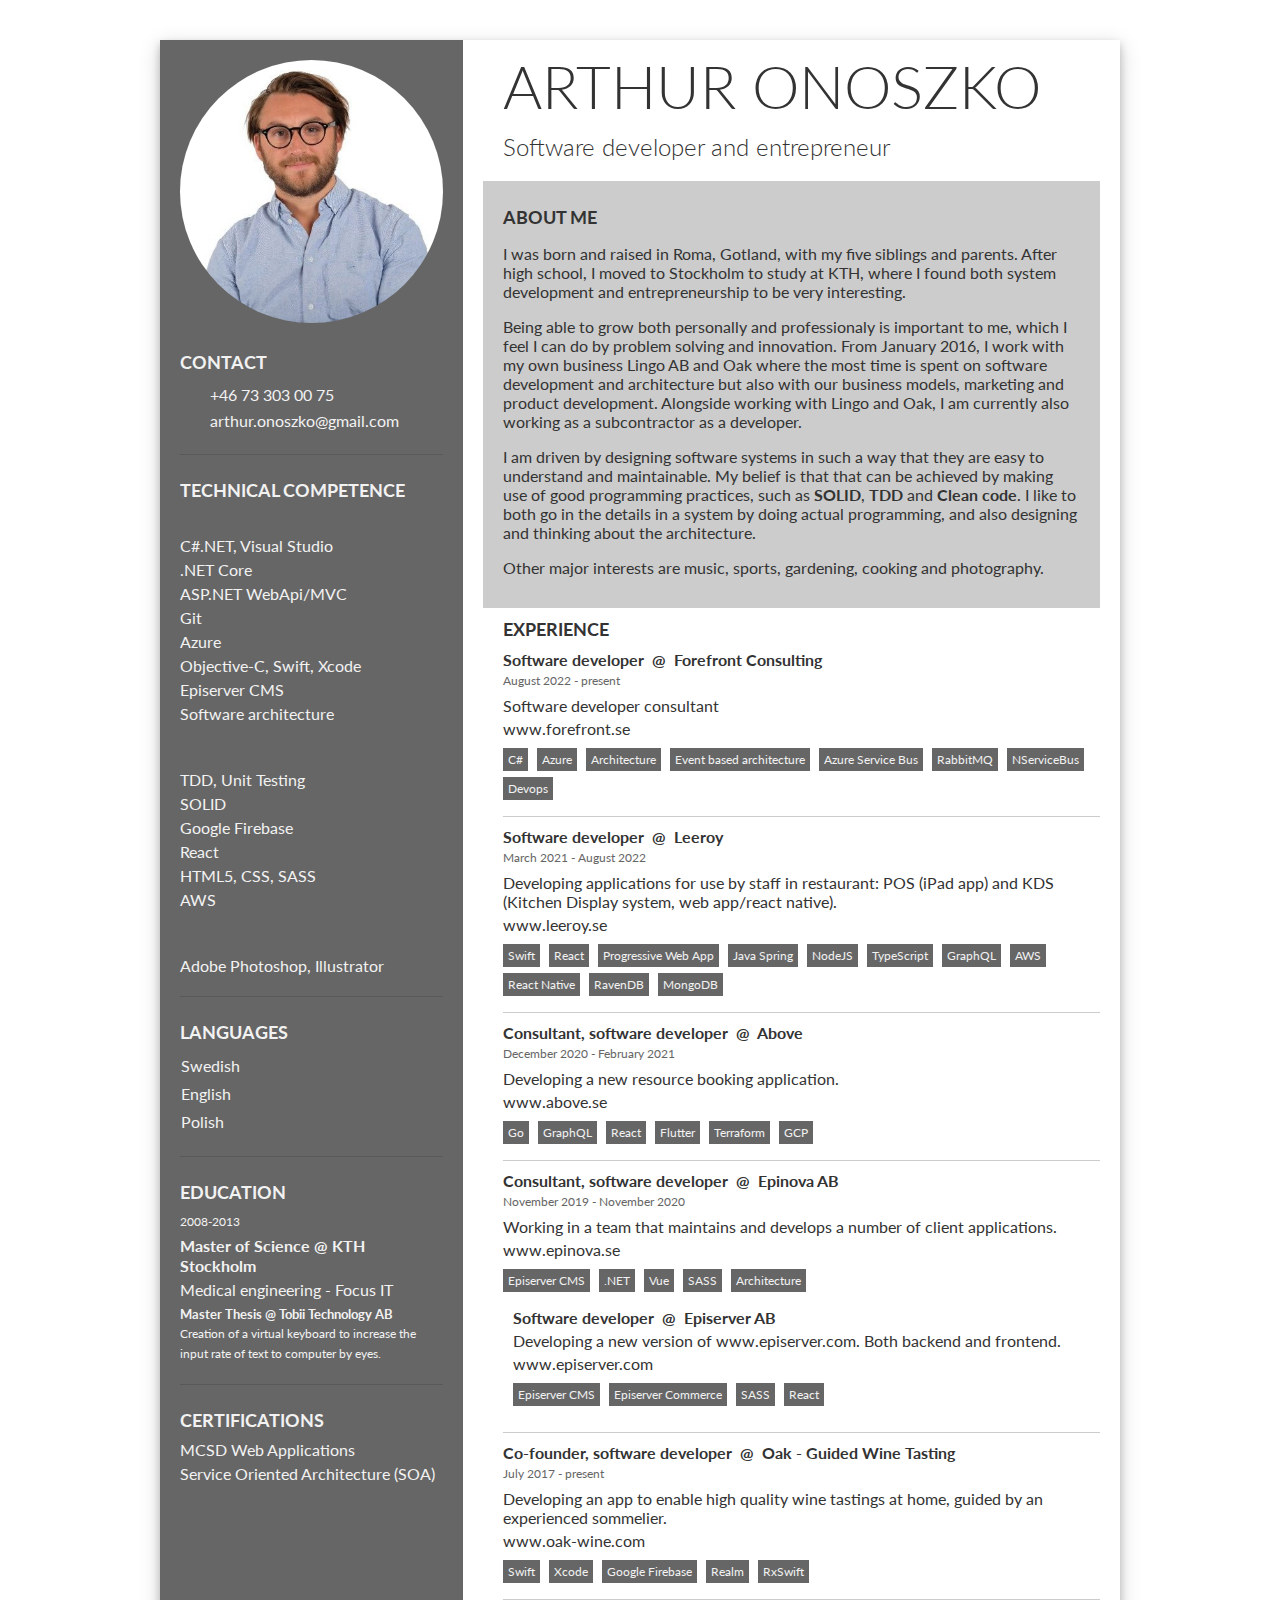
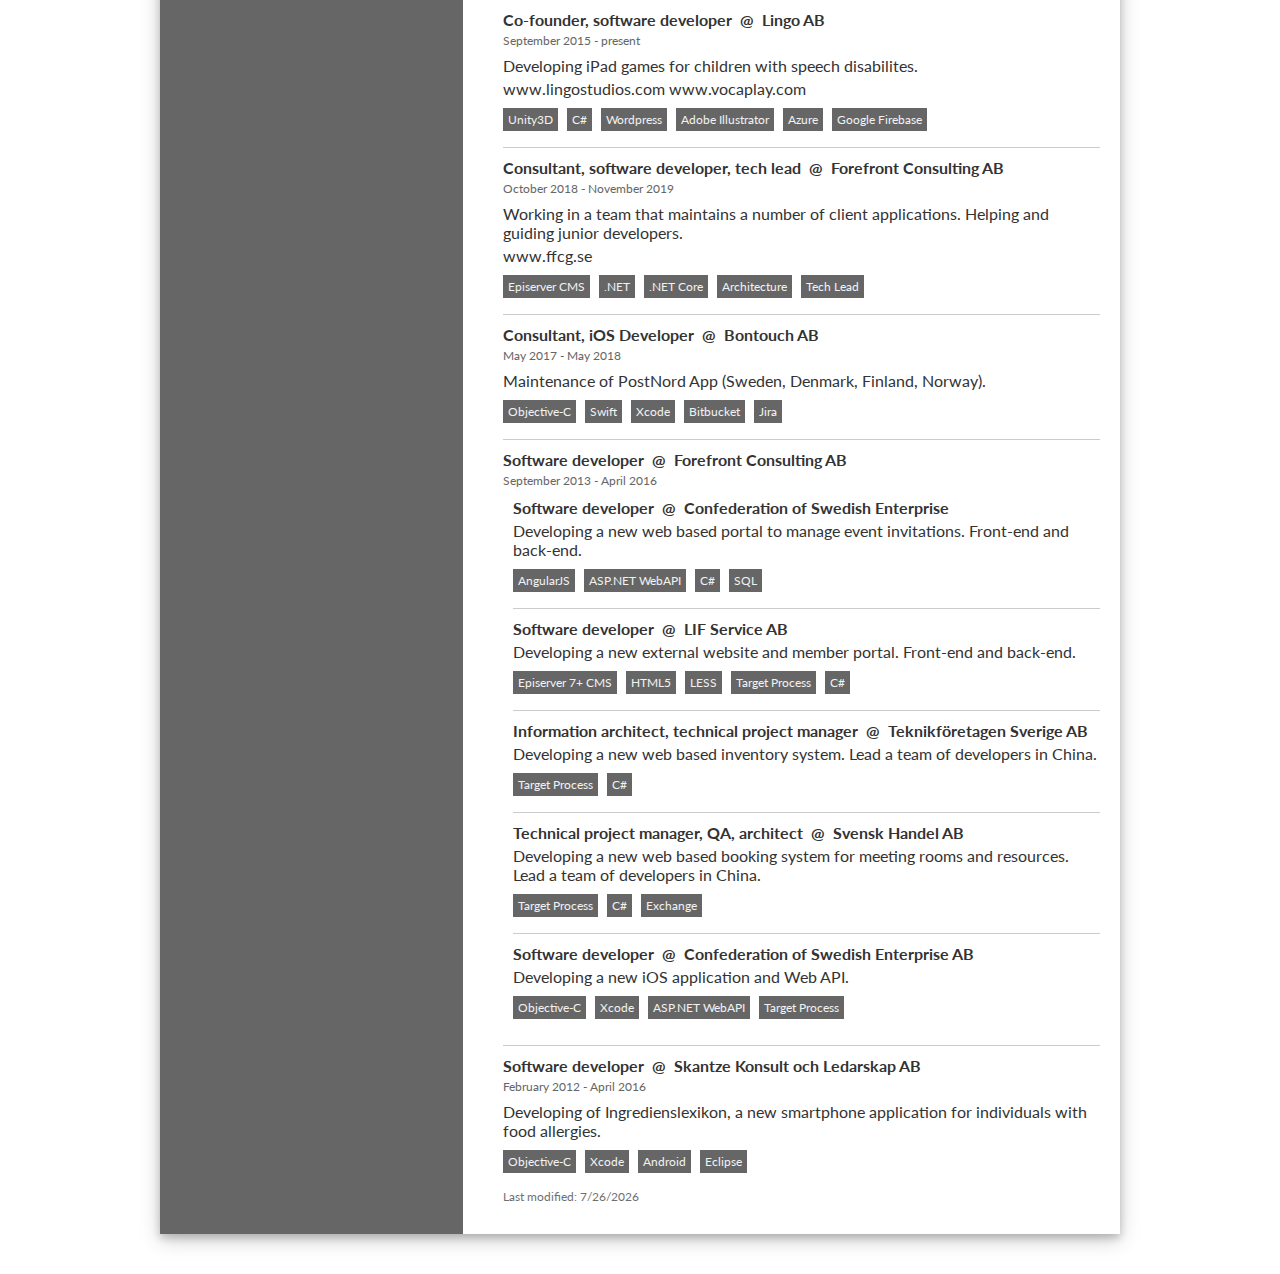
<file: index.html>
<!DOCTYPE html>
<html>
  <head>
    <meta charset="UTF-8" />
    <link rel="stylesheet" type="text/css" href="resume.css" />
    <link
      rel="stylesheet"
      href="https://use.fontawesome.com/releases/v5.0.10/css/all.css"
      integrity="sha384-+d0P83n9kaQMCwj8F4RJB66tzIwOKmrdb46+porD/OvrJ+37WqIM7UoBtwHO6Nlg"
      crossorigin="anonymous"
    />
    <link
      href="https://fonts.googleapis.com/css?family=Lato:300,400,700"
      rel="stylesheet"
    />
  </head>

  <body class="resume">
    <div class="wrapper">
      <div class="sidebar">
        <img src="profile_image.png" alt="Arthur Onoszko" />
        <div class="section contact">
          <h3>Contact</h3>
          <table>
            <tr>
              <td>
                <i class="fas fa-mobile-alt"></i>
              </td>
              <td>
                <a href="tel:+46733030075">+46 73 303 00 75</a>
              </td>
            </tr>
            <tr>
              <td>
                <i class="far fa-envelope"></i>
              </td>
              <td>
                <a href="mailto:arthur.onoszko@gmail.com"
                  >arthur.onoszko@gmail.com</a
                >
              </td>
            </tr>
          </table>
        </div>
        <div class="section technical">
          <h3>Technical Competence</h3>
          <span class="grade">
            <i class="fas fa-star"></i>
            <i class="fas fa-star"></i>
            <i class="fas fa-star"></i>
            <i class="fas fa-star"></i>
          </span>
          <ul>
            <li>C#.NET, Visual Studio</li>
            <li>.NET Core</li>
            <li>ASP.NET WebApi/MVC</li>
            <li>Git</li>
            <li>Azure</li>
            <li>Objective-C, Swift, Xcode</li>
            <li>Episerver CMS</li>
            <li>Software architecture</li>
          </ul>
          <span class="grade">
            <i class="fas fa-star"></i>
            <i class="fas fa-star"></i>
            <i class="fas fa-star"></i>
            <i class="far fa-star"></i>
          </span>
          <ul>
            <li>TDD, Unit Testing</li>
            <li>SOLID</li>
            <li>Google Firebase</li>
            <li>React</li>
            <li>HTML5, CSS, SASS</li>
            <li>AWS</li>
          </ul>
          <span class="grade">
            <i class="fas fa-star"></i>
            <i class="fas fa-star"></i>
            <i class="far fa-star"></i>
            <i class="far fa-star"></i>
          </span>
          <ul>
            <li>Adobe Photoshop, Illustrator</li>
          </ul>
        </div>
        <div class="section languages">
          <h3>Languages</h3>
          <table>
            <tr>
              <td>Swedish</td>
              <td>
                <span class="grade">
                  <i class="fas fa-star"></i>
                  <i class="fas fa-star"></i>
                  <i class="fas fa-star"></i>
                  <i class="fas fa-star"></i>
                </span>
              </td>
            </tr>
            <tr>
              <td>English</td>
              <td>
                <span class="grade">
                  <i class="fas fa-star"></i>
                  <i class="fas fa-star"></i>
                  <i class="fas fa-star"></i>
                  <i class="far fa-star"></i>
                </span>
              </td>
            </tr>
            <tr>
              <td>Polish</td>
              <td>
                <span class="grade">
                  <i class="fas fa-star"></i>
                  <i class="fas fa-star"></i>
                  <i class="far fa-star"></i>
                  <i class="far fa-star"></i>
                </span>
              </td>
            </tr>
          </table>
        </div>
        <div class="section education">
          <h3>Education</h3>
          <p class="small">2008-2013</p>
          <h4>Master of Science @ KTH Stockholm</h4>
          <p>Medical engineering - Focus IT</p>
          <h5>Master Thesis @ Tobii Technology AB</h5>

          <p class="small">
            Creation of a virtual keyboard to increase the input rate of text to
            computer by eyes.
          </p>
        </div>
        <div class="section certifications">
          <h3>Certifications</h3>
          <ul>
            <li>MCSD Web Applications</li>
            <li>Service Oriented Architecture (SOA)</li>
          </ul>
        </div>
      </div>
      <div class="main-content">
        <div class="introduction">
          <h1>Arthur Onoszko</h1>
          <h2>Software developer and entrepreneur</h2>
        </div>
        <div class="about">
          <h3>About me</h3>
          <p>
            I was born and raised in Roma, Gotland, with my five siblings and
            parents. After high school, I moved to Stockholm to study at KTH,
            where I found both system development and entrepreneurship to be
            very interesting.
          </p>
          <p>
            Being able to grow both personally and professionaly is important to
            me, which I feel I can do by problem solving and innovation. From
            January 2016, I work with my own business Lingo AB and Oak where the
            most time is spent on software development and architecture but also
            with our business models, marketing and product development.
            Alongside working with Lingo and Oak, I am currently also working as
            a subcontractor as a developer.
          </p>
          <p>
            I am driven by designing software systems in such a way that they
            are easy to understand and maintainable. My belief is that that can
            be achieved by making use of good programming practices, such as
            <b>SOLID</b>, <b>TDD</b> and <b>Clean code</b>. I like to both go in
            the details in a system by doing actual programming, and also
            designing and thinking about the architecture.
          </p>
          <p>
            Other major interests are music, sports, gardening, cooking and
            photography.
          </p>
        </div>
        <div class="experiences">
          <h3>Experience</h3>
          <div class="experience">
            <h4>
              Software developer
              <span class="at-company">@</span> Forefront Consulting
            </h4>
            <p class="small">August 2022 - present</p>
            <p>
              Software developer consultant
            </p>
            <p>
              <a href="https://www.forefront.se">www.forefront.se</a>
            </p>
            <div class="skills">
              <span>C#</span>
              <span>Azure</span>
              <span>Architecture</span>
              <span>Event based architecture</span>
              <span>Azure Service Bus</span>
              <span>RabbitMQ</span>
              <span>NServiceBus</span>
              <span>Devops</span>
            </div>
          </div>
          <div class="experience">
          <div class="experience">
            <h4>
              Software developer
              <span class="at-company">@</span> Leeroy
            </h4>
            <p class="small">March 2021 - August 2022</p>
            <p>
              Developing applications for use by staff in restaurant: POS (iPad
              app) and KDS (Kitchen Display system, web app/react native).
            </p>
            <p>
              <a href="https://www.leeroy.se">www.leeroy.se</a>
            </p>
            <div class="skills">
              <span>Swift</span>
              <span>React</span>
              <span>Progressive Web App</span>
              <span>Java Spring</span>
              <span>NodeJS</span>
              <span>TypeScript</span>
              <span>GraphQL</span>
              <span>AWS</span>
              <span>React Native</span>
              <span>RavenDB</span>
              <span>MongoDB</span>
            </div>
          </div>
          <div class="experience">
            <h4>
              Consultant, software developer
              <span class="at-company">@</span> Above
            </h4>
            <p class="small">December 2020 - February 2021</p>
            <p>Developing a new resource booking application.</p>
            <p>
              <a href="https://www.above.se">www.above.se</a>
            </p>
            <div class="skills">
              <span>Go</span>
              <span>GraphQL</span>
              <span>React</span>
              <span>Flutter</span>
              <span>Terraform</span>
              <span>GCP</span>
            </div>
          </div>
          <div class="experience">
            <h4>
              Consultant, software developer
              <span class="at-company">@</span> Epinova AB
            </h4>
            <p class="small">November 2019 - November 2020</p>
            <p>
              Working in a team that maintains and develops a number of client
              applications.
            </p>
            <p>
              <a href="https://www.epinova.se">www.epinova.se</a>
            </p>
            <div class="skills">
              <span>Episerver CMS</span>
              <span>.NET</span>
              <span>Vue</span>
              <span>SASS</span>
              <span>Architecture</span>
            </div>
            <div class="experience project">
              <strong>
                Software developer
                <span class="at-company">@</span> Episerver AB
              </strong>
              <p>
                Developing a new version of www.episerver.com. Both backend and
                frontend.
              </p>
              <p>
                <a href="https://www.episerver.com">www.episerver.com</a>
              </p>
              <div class="skills">
                <span>Episerver CMS</span>
                <span>Episerver Commerce</span>
                <span>SASS</span>
                <span>React</span>
              </div>
            </div>
          </div>
          <div class="experience">
            <h4>
              Co-founder, software developer
              <span class="at-company">@</span> Oak - Guided Wine Tasting
            </h4>
            <p class="small">July 2017 - present</p>
            <p>
              Developing an app to enable high quality wine tastings at home,
              guided by an experienced sommelier.
            </p>
            <p>
              <a href="http://www.oak-wine.com/">www.oak-wine.com</a>
            </p>
            <div class="skills">
              <span>Swift</span>
              <span>Xcode</span>
              <span>Google Firebase</span>
              <span>Realm</span>
              <span>RxSwift</span>
            </div>
          </div>
          <div class="experience">
            <h4>
              Co-founder, software developer
              <span class="at-company">@</span> Lingo AB
            </h4>
            <p class="small">September 2015 - present</p>
            <p>Developing iPad games for children with speech disabilites.</p>
            <p>
              <a href="http://lingostudios.com/">www.lingostudios.com</a>
              <a href="http://vocaplay.com/">www.vocaplay.com</a>
            </p>
            <div class="skills">
              <span>Unity3D</span>
              <span>C#</span>
              <span>Wordpress</span>
              <span>Adobe Illustrator</span>
              <span>Azure</span>
              <span>Google Firebase</span>
            </div>
          </div>
          <div class="experience">
            <h4>
              Consultant, software developer, tech lead
              <span class="at-company">@</span> Forefront Consulting AB
            </h4>
            <p class="small">October 2018 - November 2019</p>
            <p>
              Working in a team that maintains a number of client applications.
              Helping and guiding junior developers.
            </p>
            <p>
              <a href="http://www.ffcg.se/">www.ffcg.se</a>
            </p>
            <div class="skills">
              <span>Episerver CMS</span>
              <span>.NET</span>
              <span>.NET Core</span>
              <span>Architecture</span>
              <span>Tech Lead</span>
            </div>
          </div>
          <div class="experience">
            <h4>
              Consultant, iOS Developer
              <span class="at-company">@</span> Bontouch AB
            </h4>
            <p class="small">May 2017 - May 2018</p>
            <p>
              Maintenance of PostNord App (Sweden, Denmark, Finland, Norway).
            </p>
            <div class="skills">
              <span>Objective-C</span>
              <span>Swift</span>
              <span>Xcode</span>
              <span>Bitbucket</span>
              <span>Jira</span>
            </div>
          </div>
          <div class="experience">
            <h4>
              Software developer
              <span class="at-company">@</span> Forefront Consulting AB
            </h4>
            <p class="small">September 2013 - April 2016</p>
            <div class="experience project">
              <strong>
                Software developer
                <span class="at-company">@</span> Confederation of Swedish
                Enterprise
              </strong>
              <p>
                Developing a new web based portal to manage event invitations.
                Front-end and back-end.
              </p>
              <div class="skills">
                <span>AngularJS</span>
                <span>ASP.NET WebAPI</span>
                <span>C#</span>
                <span>SQL</span>
              </div>
            </div>
            <div class="experience project">
              <h4>
                Software developer
                <span class="at-company">@</span> LIF Service AB
              </h4>
              <p>
                Developing a new external website and member portal. Front-end
                and back-end.
              </p>
              <div class="skills">
                <span>Episerver 7+ CMS</span>
                <span>HTML5</span>
                <span>LESS</span>
                <span>Target Process</span>
                <span>C#</span>
              </div>
            </div>
            <div class="experience project">
              <h4>
                Information architect, technical project manager
                <span class="at-company">@</span> Teknikföretagen Sverige AB
              </h4>
              <p>
                Developing a new web based inventory system. Lead a team of
                developers in China.
              </p>
              <div class="skills">
                <span>Target Process</span>
                <span>C#</span>
              </div>
            </div>
            <div class="experience project">
              <h4>
                Technical project manager, QA, architect
                <span class="at-company">@</span> Svensk Handel AB
              </h4>
              <p>
                Developing a new web based booking system for meeting rooms and
                resources. Lead a team of developers in China.
              </p>
              <div class="skills">
                <span>Target Process</span>
                <span>C#</span>
                <span>Exchange</span>
              </div>
            </div>
            <div class="experience project">
              <h4>
                Software developer
                <span class="at-company">@</span> Confederation of Swedish
                Enterprise AB
              </h4>
              <p>Developing a new iOS application and Web API.</p>
              <div class="skills">
                <span>Objective-C</span>
                <span>Xcode</span>
                <span>ASP.NET WebAPI</span>
                <span>Target Process</span>
              </div>
            </div>
          </div>
          <div class="experience">
            <h4>
              Software developer
              <span class="at-company">@</span> Skantze Konsult och Ledarskap AB
            </h4>
            <p class="small">February 2012 - April 2016</p>
            <p>
              Developing of Ingredienslexikon, a new smartphone application for
              individuals with food allergies.
            </p>
            <div class="skills">
              <span>Objective-C</span>
              <span>Xcode</span>
              <span>Android</span>
              <span>Eclipse</span>
            </div>
          </div>
          <p class="last-modified">
            Last modified:
            <span id="last-modified-date"></span>
          </p>
        </div>
      </div>
    </div>
  </body>
  <script type="text/javascript">
    const t = new Date(document.lastModified);
    const element = document.getElementById('last-modified-date');
    element.innerHTML = t.toLocaleDateString();
  </script>
</html>
</file>
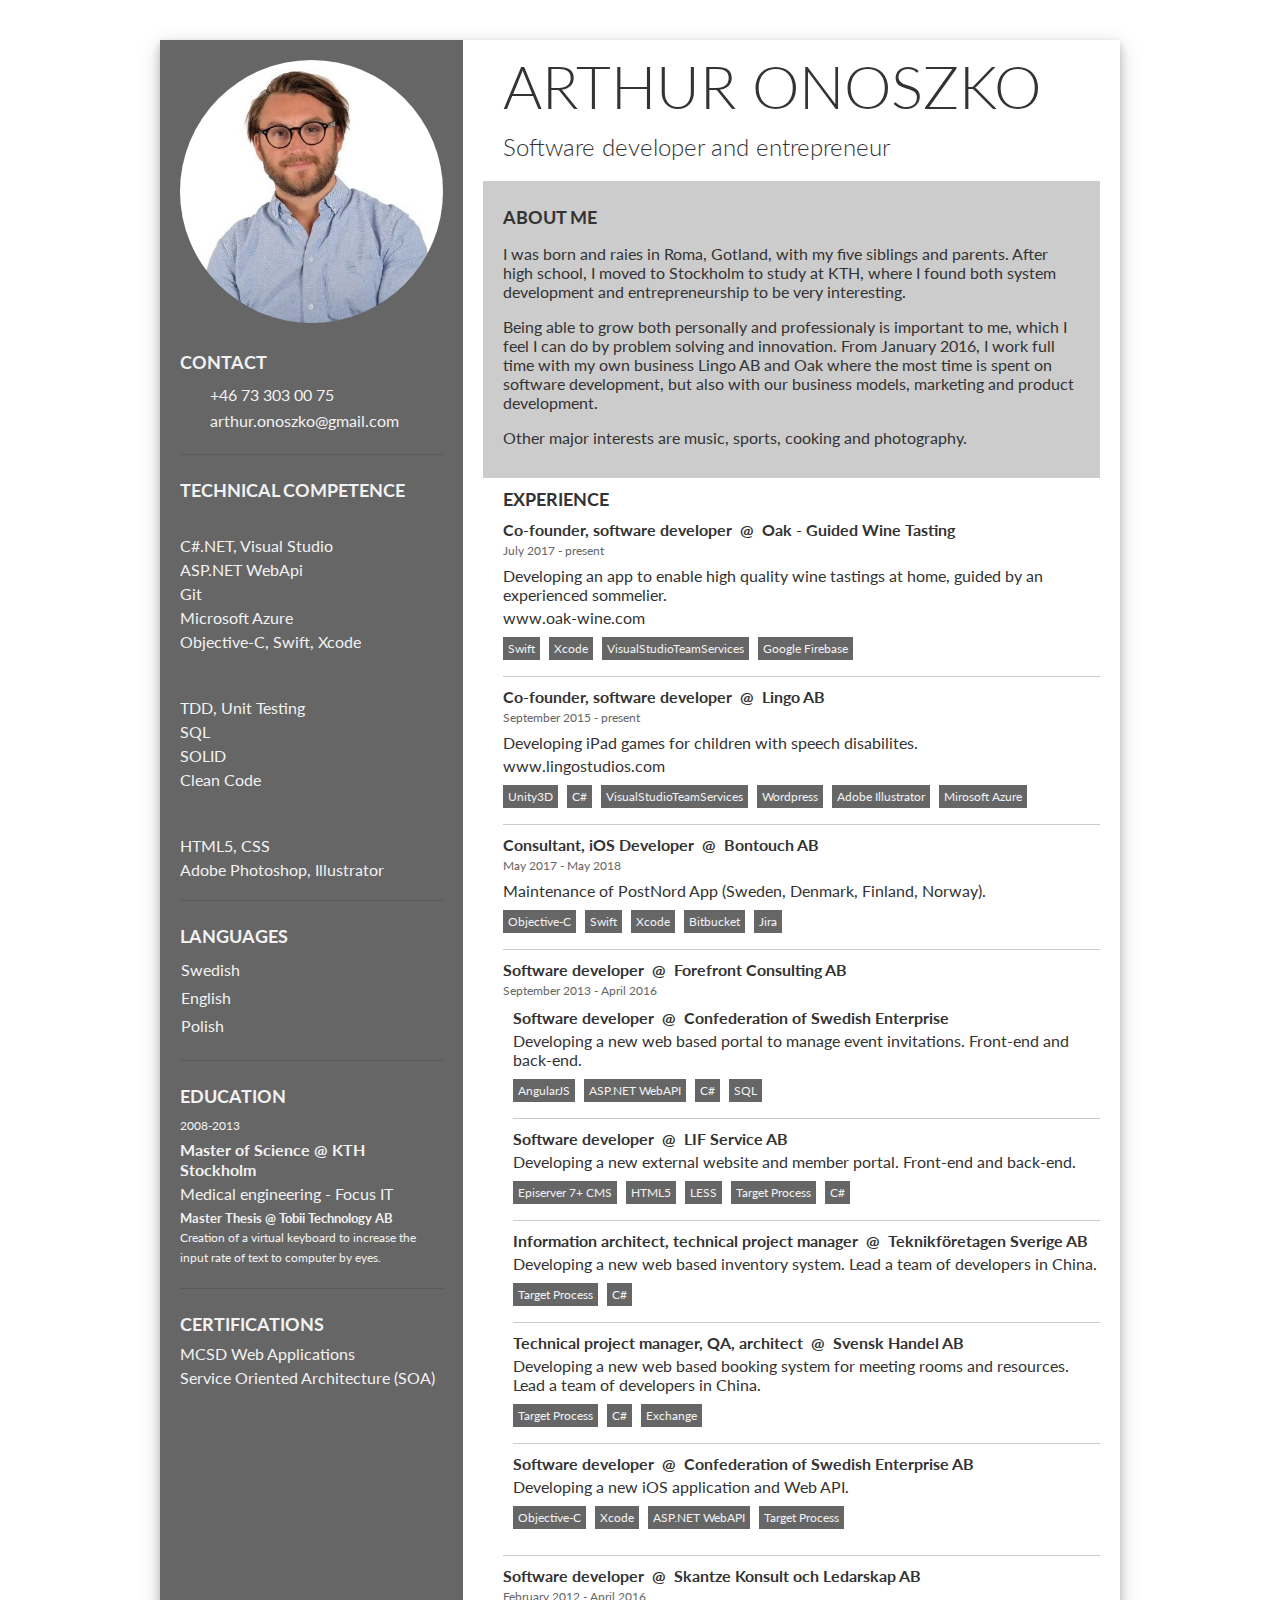
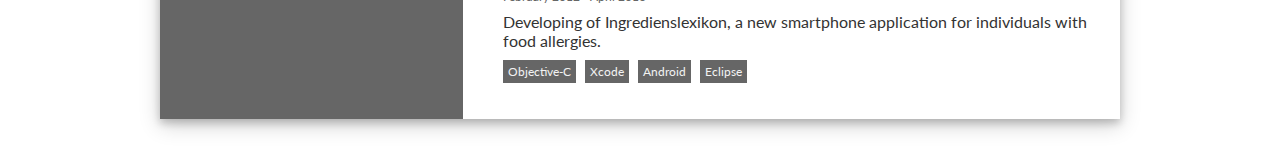
<file: src/resume.html>
<!DOCTYPE html>
<html>

<head>
	<meta charset="UTF-8">
	<link rel="stylesheet" type="text/css" href="resume.css">
	<link rel="stylesheet" href="https://use.fontawesome.com/releases/v5.0.10/css/all.css" integrity="sha384-+d0P83n9kaQMCwj8F4RJB66tzIwOKmrdb46+porD/OvrJ+37WqIM7UoBtwHO6Nlg"
	 crossorigin="anonymous">
	<link href="https://fonts.googleapis.com/css?family=Lato:300,400,700" rel="stylesheet">
</head>

<body class="resume">
	<div class="wrapper">
		<div class="sidebar">
			<img src="profile_image.png" alt="Arthur Onoszko" />
			<div class="section contact">
				<h3>Contact</h3>
				<table>
					<tr>
						<td>
							<i class="fas fa-mobile-alt"></i>
						</td>
						<td>
							<a href="tel:+46733030075">+46 73 303 00 75</a>
						</td>
					</tr>
					<tr>
						<td>
							<i class="far fa-envelope"></i>
						</td>
						<td>
							<a href="mailto:arthur.onoszko@gmail.com">arthur.onoszko@gmail.com</a>
						</td>
					</tr>
				</table>
			</div>
			<div class="section technical">
				<h3>Technical Competence</h3>
				<span class="grade">
					<i class="fas fa-star"></i>
					<i class="fas fa-star"></i>
					<i class="fas fa-star"></i>
					<i class="fas fa-star"></i>
				</span>
				<ul>
					<li>C#.NET, Visual Studio</li>
					<li>ASP.NET WebApi</li>
					<li>Git</li>
					<li>Microsoft Azure</li>
					<li>Objective-C, Swift, Xcode</li>
				</ul>
				<span class="grade">
					<i class="fas fa-star"></i>
					<i class="fas fa-star"></i>
					<i class="fas fa-star"></i>
					<i class="far fa-star"></i>
				</span>
				<ul>
					<li>TDD, Unit Testing</li>
					<li>SQL</li>
					<li>SOLID</li>
					<li>Clean Code</li>
				</ul>
				<span class="grade">
					<i class="fas fa-star"></i>
					<i class="fas fa-star"></i>
					<i class="far fa-star"></i>
					<i class="far fa-star"></i>
				</span>
				<ul>
					<li>HTML5, CSS</li>
					<li>Adobe Photoshop, Illustrator</li>
				</ul>
			</div>
			<div class="section languages">
				<h3>Languages</h3>
				<table>
					<tr>
						<td>Swedish</td>
						<td>
							<span class="grade">
								<i class="fas fa-star"></i>
								<i class="fas fa-star"></i>
								<i class="fas fa-star"></i>
								<i class="fas fa-star"></i>
							</span>
						</td>
					</tr>
					<tr>
						<td>English</td>
						<td>
							<span class="grade">
								<i class="fas fa-star"></i>
								<i class="fas fa-star"></i>
								<i class="fas fa-star"></i>
								<i class="far fa-star"></i>
							</span>
						</td>
					</tr>
					<tr>
						<td>Polish</td>
						<td>
							<span class="grade">
								<i class="fas fa-star"></i>
								<i class="fas fa-star"></i>
								<i class="far fa-star"></i>
								<i class="far fa-star"></i>
							</span>
						</td>
					</tr>
				</table>
			</div>
			<div class="section education">
				<h3>Education</h3>
				<p class="small">2008-2013</p>
				<h4>Master of Science @ KTH Stockholm</h4>
				<p>Medical engineering - Focus IT</p>
				<h5>Master Thesis @ Tobii Technology AB</h5>

				<p class="small">Creation of a virtual keyboard to increase the input rate of text to computer by eyes.</p>
			</div>
			<div class="section certifications">
				<h3>Certifications</h3>
				<ul>
					<li>MCSD Web Applications</li>
					<li>Service Oriented Architecture (SOA)</li>
				</ul>
			</div>

		</div>
		<div class="main-content">
			<div class="introduction">
				<h1>Arthur Onoszko</h1>
				<h2>Software developer and entrepreneur</h2>
			</div>
			<div class="about">
				<h3>About me</h3>
				<p>
					I was born and raies in Roma, Gotland, with my five siblings and parents. After high school, I moved to Stockholm to study
					at KTH, where I found both system development and entrepreneurship to be very interesting.
				</p>
				<p>
					Being able to grow both personally and professionaly is important to me, which I feel I can do by problem solving and innovation.
					From January 2016, I work full time with my own business Lingo AB and Oak where the most time is spent on software development,
					but also with our business models, marketing and product development.
				</p>
				<p>
					Other major interests are music, sports, cooking and photography.
				</p>
			</div>
			<div class="experiences">
				<h3>Experience</h3>
				<div class="experience">
					<h4>
						Co-founder, software developer
						<span class="at-company">@</span> Oak - Guided Wine Tasting
					</h4>
					<p class="small">July 2017 - present</p>
					<p>
						Developing an app to enable high quality wine tastings at home, guided by an experienced sommelier.
					</p>
					<p>
						<a href="http://www.oak-wine.com/">www.oak-wine.com</a>
					</p>
					<div class="skills">
						<span>Swift</span>
						<span>Xcode</span>
						<span>VisualStudioTeamServices</span>
						<span>Google Firebase</span>
					</div>
				</div>
				<div class="experience">
					<h4>
						Co-founder, software developer
						<span class="at-company">@</span> Lingo AB
					</h4>
					<p class="small">September 2015 - present</p>
					<p>
						Developing iPad games for children with speech disabilites.
					</p>
					<p>
						<a href="http://lingostudios.com/">www.lingostudios.com</a>
					</p>
					<div class="skills">
						<span>Unity3D</span>
						<span>C#</span>
						<span>VisualStudioTeamServices</span>
						<span>Wordpress</span>
						<span>Adobe Illustrator</span>
						<span>Mirosoft Azure</span>
					</div>
				</div>
				<div class="experience">
					<h4>
						Consultant, iOS Developer
						<span class="at-company">@</span> Bontouch AB
					</h4>
					<p class="small">May 2017 - May 2018</p>
					<p>
						Maintenance of PostNord App (Sweden, Denmark, Finland, Norway).
					</p>
					<div class="skills">
						<span>Objective-C</span>
						<span>Swift</span>
						<span>Xcode</span>
						<span>Bitbucket</span>
						<span>Jira</span>
					</div>
				</div>
				<div class="experience">
					<h4>
						Software developer
						<span class="at-company">@</span> Forefront Consulting AB
					</h4>
					<p class="small">September 2013 - April 2016</p>
					<div class="experience project">
						<strong>
							Software developer
							<span class="at-company">@</span> Confederation of Swedish Enterprise
						</strong>
						<p>
							Developing a new web based portal to manage event invitations. Front-end and back-end.
						</p>
						<div class="skills">
							<span>AngularJS</span>
							<span>ASP.NET WebAPI</span>
							<span>C#</span>
							<span>SQL</span>
						</div>
					</div>
					<div class="experience project">
						<h4>
							Software developer
							<span class="at-company">@</span> LIF Service AB
						</h4>
						<p>
							Developing a new external website and member portal. Front-end and back-end.
						</p>
						<div class="skills">
							<span>Episerver 7+ CMS</span>
							<span>HTML5</span>
							<span>LESS</span>
							<span>Target Process</span>
							<span>C#</span>
						</div>
					</div>
					<div class="experience project">
						<h4>
							Information architect, technical project manager
							<span class="at-company">@</span> Teknikföretagen Sverige AB
						</h4>
						<p>
							Developing a new web based inventory system. Lead a team of developers in China.
						</p>
						<div class="skills">
							<span>Target Process</span>
							<span>C#</span>
						</div>
					</div>
					<div class="experience project">
						<h4>
							Technical project manager, QA, architect
							<span class="at-company">@</span> Svensk Handel AB
						</h4>
						<p>
							Developing a new web based booking system for meeting rooms and resources. Lead a team of developers in China.
						</p>
						<div class="skills">
							<span>Target Process</span>
							<span>C#</span>
							<span>Exchange</span>
						</div>
					</div>
					<div class="experience project">
						<h4>
							Software developer
							<span class="at-company">@</span> Confederation of Swedish Enterprise AB
						</h4>
						<p>
							Developing a new iOS application and Web API.
						</p>
						<div class="skills">
							<span>Objective-C</span>
							<span>Xcode</span>
							<span>ASP.NET WebAPI</span>
							<span>Target Process</span>
						</div>
					</div>

				</div>
				<div class="experience">
					<h4>
						Software developer
						<span class="at-company">@</span> Skantze Konsult och Ledarskap AB
					</h4>
					<p class="small">February 2012 - April 2016</p>
					<p>
						Developing of Ingredienslexikon, a new smartphone application for individuals with food allergies.
					</p>
					<div class="skills">
						<span>Objective-C</span>
						<span>Xcode</span>
						<span>Android</span>
						<span>Eclipse</span>
					</div>
				</div>
			</div>
		</div>
	</div>
</body>

</html>
</file>
<file: resume.css>
﻿body {
  height: 100%;
  color: #333;
  font-family: 'Lato', sans-serif;
}

h1,
h2,
h3 {
  margin: 10px 0;
}

h1 {
  font-size: 3.75em;
  font-weight: 300;
  text-transform: uppercase;
}

h2 {
  font-size: 1.5em;
  font-weight: 300;
}

h3 {
  font-size: 1.15em;
  text-transform: uppercase;
}

h4 {
  margin: 4px 0;
  font-size: 1em;
}

h5 {
  margin: 4px 0 0 0;
}

strong {
  font-weight: bold;
}

p {
  font-size: 1em;
}

p.small {
  font-size: 0.75em;
}

a {
  color: #333;
  text-decoration: none;
}

a:hover {
  text-decoration: underline;
}

i {
  color: #404040;
}

.wrapper {
  width: 960px;
  margin: 40px auto;
  box-shadow: 0 4px 8px 0 rgba(0, 0, 0, 0.2), 0 6px 20px 0 rgba(0, 0, 0, 0.19);
}

.sidebar,
.main-content {
  display: table-cell;
  vertical-align: top;
  -moz-box-sizing: border-box;
  -webkit-box-sizing: border-box;
  -ms-box-sizing: border-box;
  box-sizing: border-box;
}

.sidebar {
  height: 100%;
  width: 30%;
  padding: 20px;
  background-color: #666;
  color: #f2f2f2;
  line-height: 1.25em;
}

.sidebar img {
  width: 100%;
  border-radius: 50%;
}

.sidebar a {
  color: #f2f2f2;
}

.sidebar .section {
  padding-top: 15px;
}

.sidebar .section:not(:last-of-type) {
  border-bottom: 1px solid #595959;
}

.sidebar ul {
  list-style: none;
  margin: 0 0 20px;
  padding: 0;
}

.sidebar ul li {
  margin: 4px 0;
}

.sidebar table {
  width: 100%;
  margin-bottom: 20px;
  border: none;
  border-spacing: 0;
  line-height: 1.5em;
}

.sidebar .contact table tr td i {
  padding-top: 5px;
  color: #f2f2f2;
}

.sidebar .contact table tr td:first-child {
  width: 9%;
  text-align: center;
  padding-left: 0;
}

.sidebar .contact table tr td:last-child {
  width: 91%;
  text-align: left;
  padding-left: 6px;
}

.sidebar .education {
  padding-bottom: 20px;
}

.sidebar .education p {
  margin: 0;
}

.sidebar .languages table tr td:first-child {
  width: 65%;
  text-align: left;
}

.sidebar .languages table tr td:last-child {
  width: 35%;
  text-align: right;
}

.sidebar .grade {
  margin-bottom: 6px;
  font-size: 12px;
}

.sidebar .grade i:not(:first-of-type) {
  padding: 2px;
}

.main-content {
  width: 65%;
  padding: 0 0 20px 20px;
}

.main-content .introduction,
.main-content .experiences {
  padding: 0 20px;
}

.main-content .about {
  margin: 20px 20px 0 0;
  padding: 15px 20px;
  background-color: #ccc;
}

.main-content .experiences .experience:not(:first-of-type) {
  margin: 10px 0;
}

.main-content .experiences .experience:not(:last-of-type) {
  padding-bottom: 10px;
  border-bottom: 1px solid #ccc;
}

.main-content .experiences .experience.project {
  margin: 10px 0 0 10px;
  padding-bottom: 10px;
}

.main-content .experiences .experience .at-company {
  margin: 0 4px;
}

.main-content .experiences .experience p {
  margin: 4px 0;
}

.main-content .experiences .experience p.small {
  margin-bottom: 8px;
  color: #666;
}

.main-content .experiences .experience .skills {
  margin-top: 10px;
  font-size: 0.75em;
}

.main-content .experiences .experience .skills span {
  display: inline-block;
  margin: 0 6px 6px 0;
  padding: 4px 5px;
  background: #666;
  color: #f2f2f2;
}

.main-content .experiences .experience .skills span:last-child {
  margin-right: 0;
}

@media print {
  body {
    margin: 0;
  }

  .wrapper {
    margin: 0;
    box-shadow: none;
  }

  .main-content {
    padding-right: 20px;
  }
}

.last-modified {
  font-size: 0.75em;
  opacity: 0.7;
}
</file>
<file: src/resume.css>
﻿body {
	height: 100%;
	color: #333;
	font-family: 'Lato', sans-serif;
}

h1, h2, h3 {
	margin: 10px 0;
}

h1 {
	font-size: 3.75em;
	font-weight: 300;
	text-transform: uppercase;
}

h2 {
	font-size: 1.5em;
	font-weight: 300;
}

h3 {
	font-size: 1.15em;
	text-transform: uppercase;
}

h4 {
	margin: 4px 0;
	font-size: 1em;
}

h5 {
	margin: 4px 0 0 0;
}

strong {
	font-weight: bold;
}

p {
	font-size: 1em;
}

	p.small {
		font-size: 0.75em;
	}

a {
	color: #333;
	text-decoration: none;
}

	a:hover {
		text-decoration: underline;
	}

i {
	color: #404040;
}

.wrapper {
	width: 960px;
	margin: 40px auto;
	box-shadow: 0 4px 8px 0 rgba(0, 0, 0, 0.2), 0 6px 20px 0 rgba(0, 0, 0, 0.19);
}

.sidebar,
.main-content {
	display: table-cell;
	vertical-align: top;
	-moz-box-sizing: border-box;
	-webkit-box-sizing: border-box;
	-ms-box-sizing: border-box;
	box-sizing: border-box;
}

.sidebar {
	height: 100%;
	width: 30%;
	padding: 20px;
	background-color: #666;
	color: #f2f2f2;
	line-height: 1.25em;
}

	.sidebar img {
		width: 100%;
		border-radius: 50%;
	}

	.sidebar a {
		color: #f2f2f2;
	}

	.sidebar .section {
		padding-top: 15px;
	}

		.sidebar .section:not(:last-of-type) {
			border-bottom: 1px solid #595959;
		}

	.sidebar ul {
		list-style: none;
		margin: 0 0 20px;
		padding: 0;
	}

		.sidebar ul li {
			margin: 4px 0;
		}

	.sidebar table {
		width: 100%;
		margin-bottom: 20px;
		border: none;
		border-spacing: 0;
		line-height: 1.5em;
	}

	.sidebar .contact table tr td i {
		padding-top: 5px;
		color: #f2f2f2;
	}

	.sidebar .contact table tr td:first-child {
		width: 9%;
		text-align: center;
		padding-left: 0;
	}

	.sidebar .contact table tr td:last-child {
		width: 91%;
		text-align: left;
		padding-left: 6px;
	}

	.sidebar .education {
		padding-bottom: 20px;
	}

		.sidebar .education p {
			margin: 0;
		}

	.sidebar .languages table tr td:first-child {
		width: 65%;
		text-align: left;
	}

	.sidebar .languages table tr td:last-child {
		width: 35%;
		text-align: right;
	}

	.sidebar .grade {
		margin-bottom: 6px;
		font-size: 12px;
	}

		.sidebar .grade i:not(:first-of-type) {
			padding: 2px;
		}

.main-content {
	width: 65%;
	padding: 0 0 20px 20px;
}

	.main-content .introduction,
	.main-content .experiences {
		padding: 0 20px;
	}

	.main-content .about {
		margin: 20px 20px 0 0;
		padding: 15px 20px;
		background-color: #ccc;
	}

	
	.main-content .experiences .experience:not(:first-of-type) {
		margin: 10px 0;
	}

	.main-content .experiences .experience:not(:last-of-type) {
		padding-bottom: 10px;
		border-bottom: 1px solid #ccc;
	}

	.main-content .experiences .experience.project {
		margin: 10px 0 0 10px;
		padding-bottom: 10px;
	}

	.main-content .experiences .experience .at-company {
		margin: 0 4px;
	}

	.main-content .experiences .experience p {
		margin: 4px 0;
	}

		.main-content .experiences .experience p.small {
			margin-bottom: 8px;
			color: #666;
		}

	.main-content .experiences .experience .skills {
		margin-top: 10px;
		font-size: 0.75em;
	}

		.main-content .experiences .experience .skills span {
			display: inline-block;
			margin: 0 6px 6px 0;
			padding: 4px 5px;
			background: #666;
			color: #f2f2f2;
		}

			.main-content .experiences .experience .skills span:last-child {
				margin-right: 0;
			}


@media print {
	body {
		margin: 0;
	}

	.wrapper {
		margin: 0;
		box-shadow: none;
	}

	.main-content {
		padding-right: 20px;
	}
}
</file>
